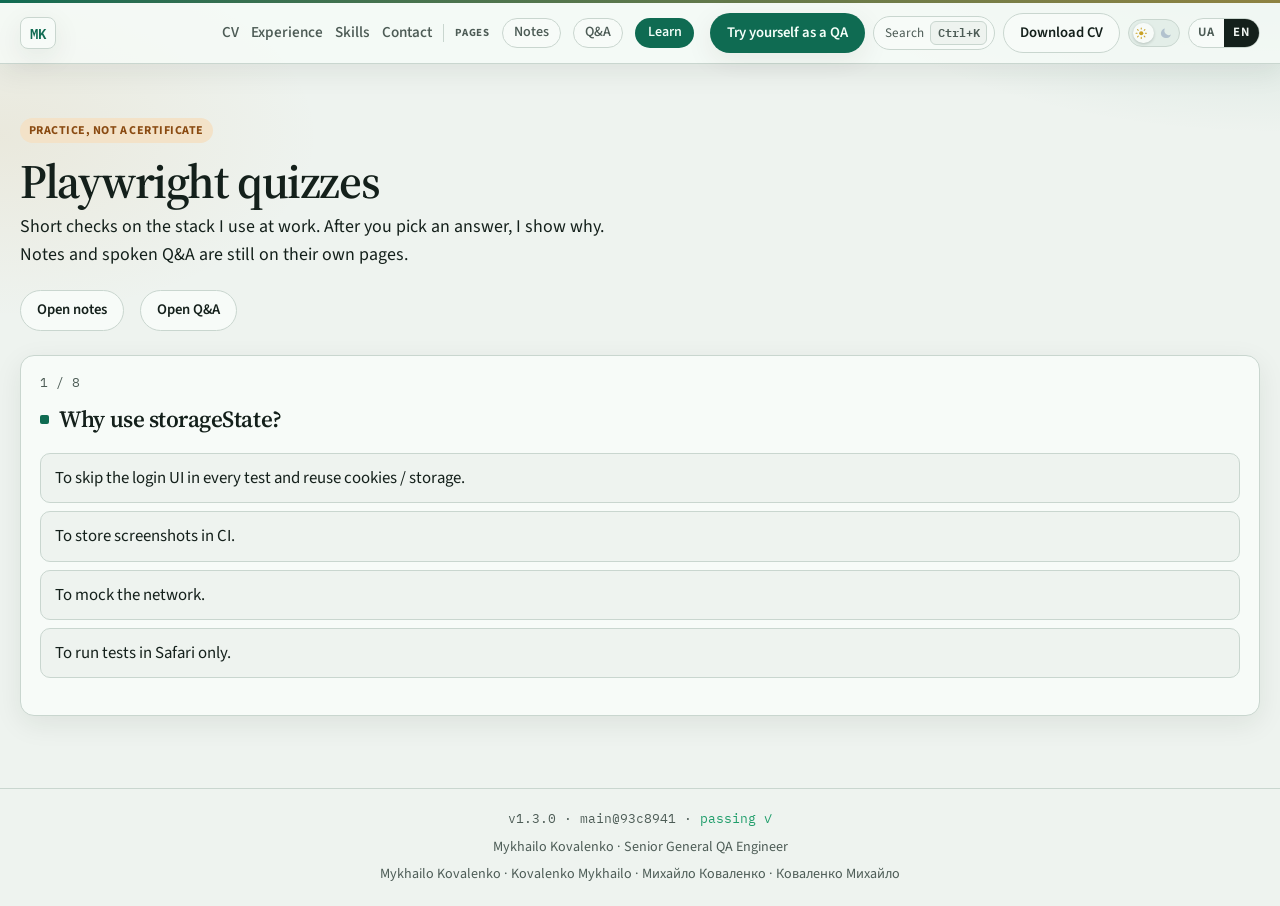
<file: learn/index.html>
<!DOCTYPE html>
<html lang="en" data-page="learn" data-base="../">
  <head>
    <meta charset="utf-8" />
    <script>
      (function () {
        try {
          var stored = localStorage.getItem("site-theme");
          var theme =
            stored === "dark" || stored === "light"
              ? stored
              : window.matchMedia("(prefers-color-scheme: dark)").matches
                ? "dark"
                : "light";
          document.documentElement.setAttribute("data-theme", theme);
          document.documentElement.style.backgroundColor =
            theme === "dark" ? "#101614" : "#eef3ef";
        } catch (e) {}
      })();
    </script>
    <meta name="viewport" content="width=device-width, initial-scale=1" />
    <meta name="description" content="Playwright quizzes by Mykhailo Kovalenko (Михайло Коваленко). Fixtures, storageState, locators, CI." />
    <meta name="author" content="Mykhailo Kovalenko, Михайло Коваленко, Kovalenko Mykhailo, Коваленко Михайло" />
    <meta name="robots" content="index, follow" />
    <title>Playwright quizzes — Mykhailo Kovalenko · Михайло Коваленко</title>
    <link rel="canonical" href="https://kovalenkomykhailo.github.io/learn/" />
    <link rel="alternate" hreflang="en" href="https://kovalenkomykhailo.github.io/learn/" />
    <link rel="alternate" hreflang="uk" href="https://kovalenkomykhailo.github.io/learn/?lang=uk" />
    <link rel="alternate" hreflang="x-default" href="https://kovalenkomykhailo.github.io/learn/" />
    <meta property="og:title" content="Playwright quizzes — Mykhailo Kovalenko · Михайло Коваленко" />
    <meta property="og:description" content="Short Playwright quizzes for interview prep." />
    <meta property="og:type" content="website" />
    <meta property="og:url" content="https://kovalenkomykhailo.github.io/learn/" />
    <meta property="og:image" content="https://kovalenkomykhailo.github.io/assets/og.png" />
    <link rel="icon" href="/favicon.ico" sizes="48x48" />
    <link rel="icon" href="/assets/favicon-48.png" type="image/png" sizes="48x48" />
    <link rel="icon" href="/assets/favicon-96.png" type="image/png" sizes="96x96" />
    <link rel="icon" href="/assets/favicon-192.png" type="image/png" sizes="192x192" />
    <link rel="icon" href="/assets/favicon.svg" type="image/svg+xml" />
    <link rel="apple-touch-icon" href="/assets/apple-touch-icon.png" sizes="180x180" />
    <link rel="preconnect" href="https://fonts.googleapis.com" />
    <link rel="preconnect" href="https://fonts.gstatic.com" crossorigin />
    <link
      href="https://fonts.googleapis.com/css2?family=IBM+Plex+Mono:wght@400;500;600&family=Source+Sans+3:wght@400;600;700&family=Source+Serif+4:opsz,wght@8..60,600&display=swap"
      rel="stylesheet"
    />
    <link rel="stylesheet" href="../css/styles.css" />
  </head>
  <body>
    <a class="skip" href="#main">Skip to content</a>
    <header class="site-header" id="site-header"></header>
    <main id="main" class="wrap"></main>
    <footer class="site-footer" id="site-footer"></footer>
    <script src="../js/app.js" defer></script>
  </body>
</html>
</file>
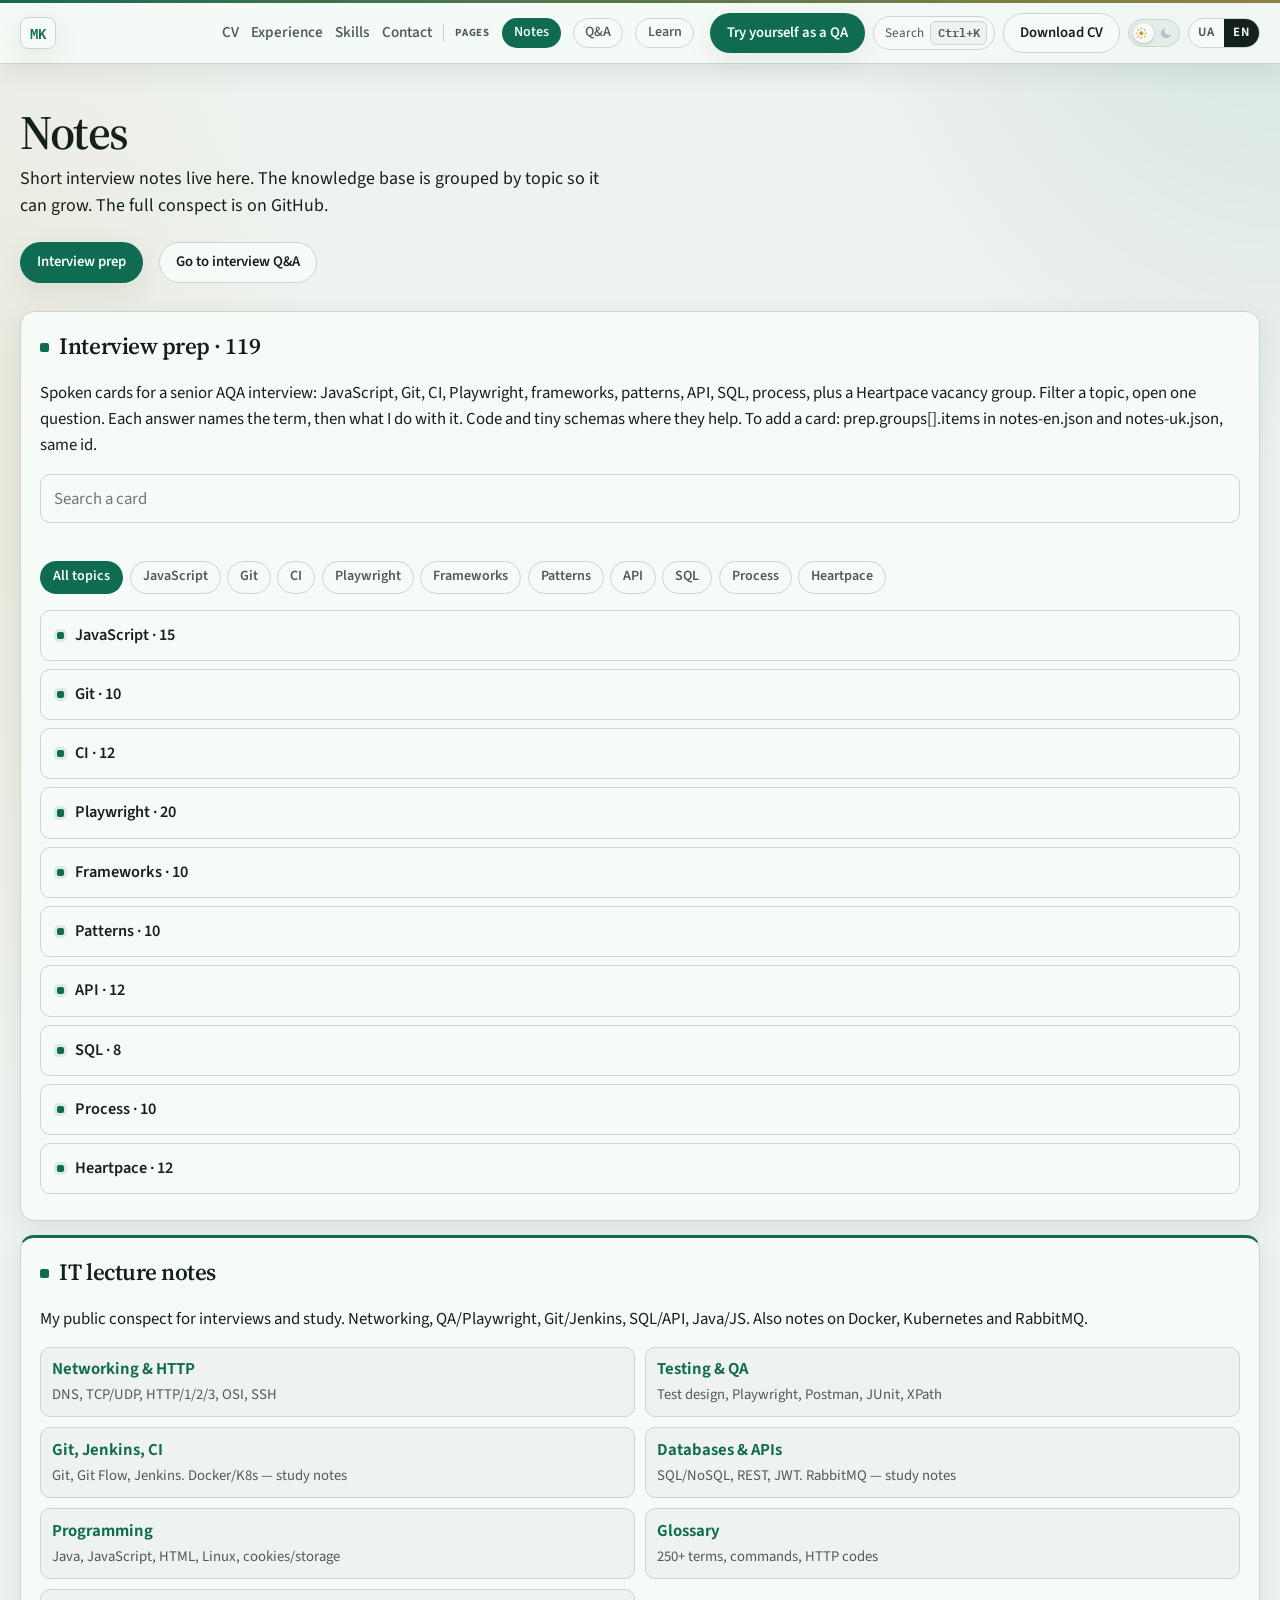
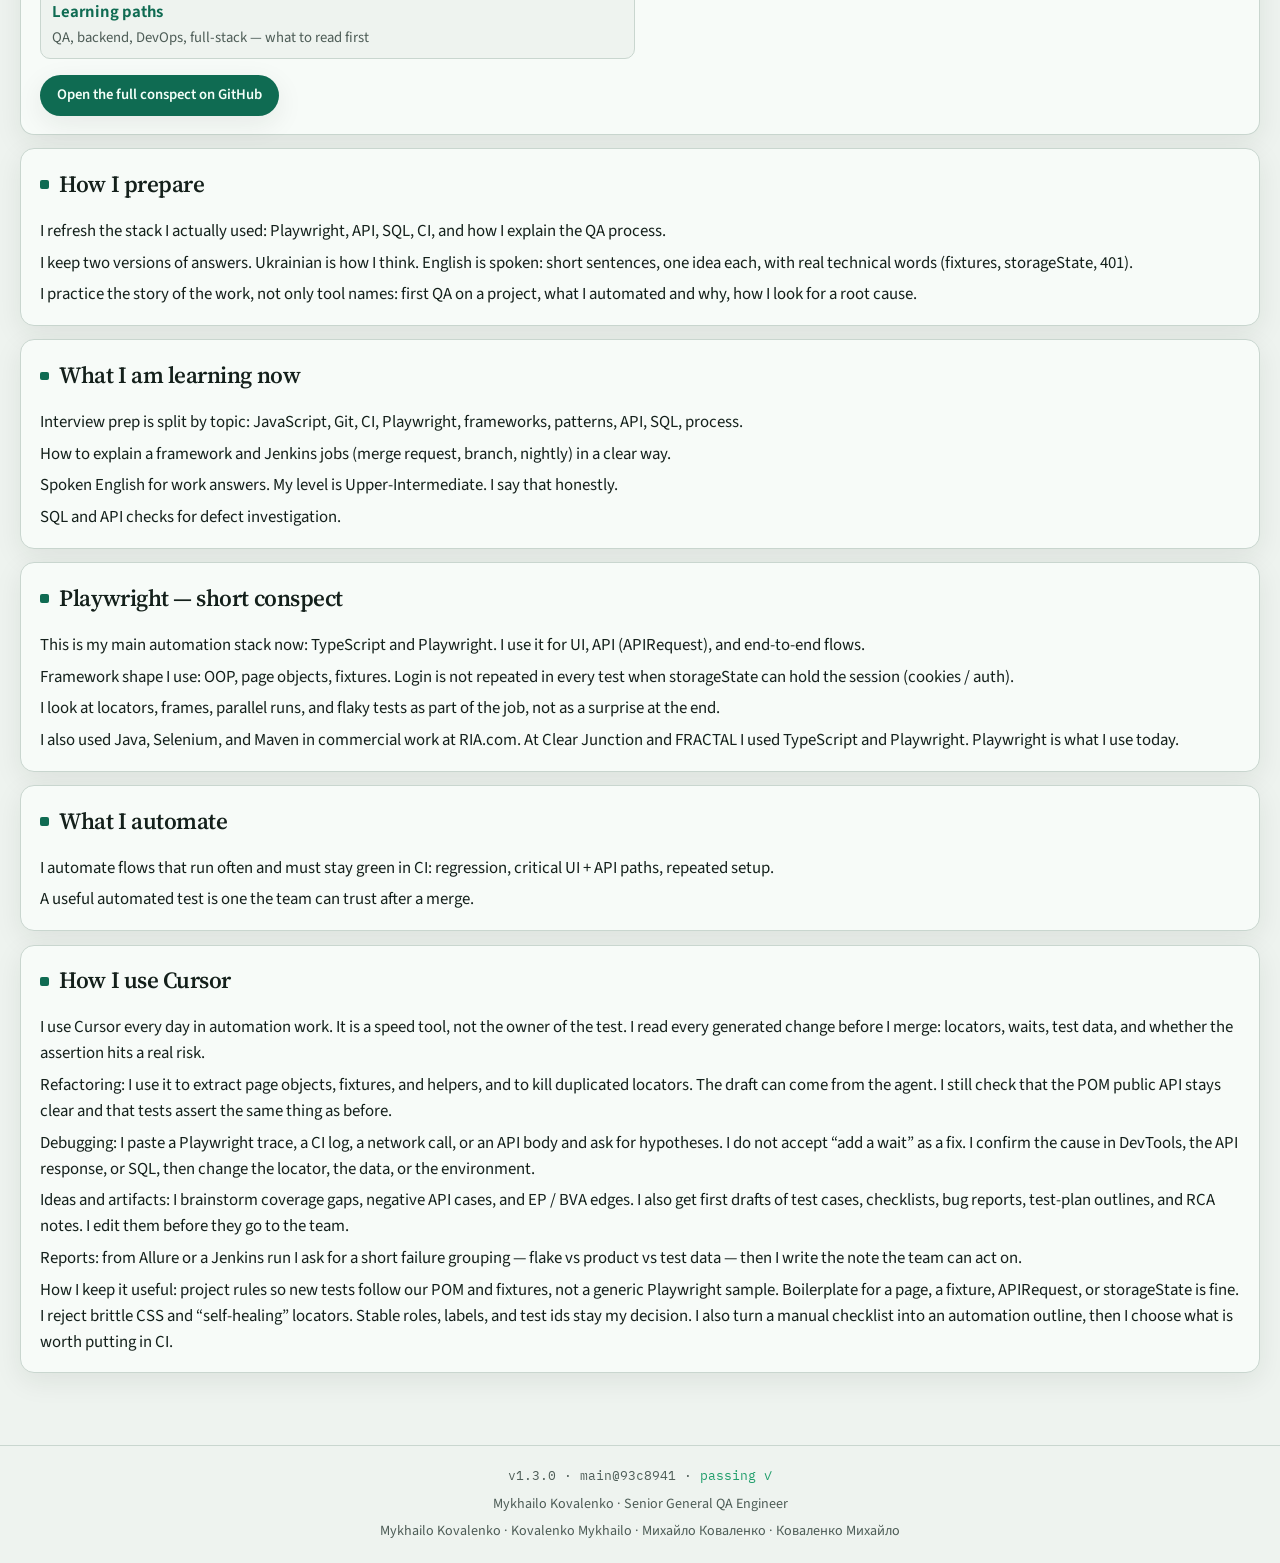
<file: notes/index.html>
<!DOCTYPE html>
<html lang="en" data-page="notes" data-base="../">
  <head>
    <meta charset="utf-8" />
    <script>
      (function () {
        try {
          var stored = localStorage.getItem("site-theme");
          var theme =
            stored === "dark" || stored === "light"
              ? stored
              : window.matchMedia("(prefers-color-scheme: dark)").matches
                ? "dark"
                : "light";
          document.documentElement.setAttribute("data-theme", theme);
          document.documentElement.style.backgroundColor =
            theme === "dark" ? "#101614" : "#eef3ef";
        } catch (e) {}
      })();
    </script>
    <meta name="viewport" content="width=device-width, initial-scale=1" />
    <meta name="description" content="Interview notes by Mykhailo Kovalenko (Михайло Коваленко): networking, QA, Git/Jenkins, SQL, APIs, Java and JS." />
    <meta name="author" content="Mykhailo Kovalenko, Михайло Коваленко, Kovalenko Mykhailo, Коваленко Михайло" />
    <meta name="robots" content="index, follow" />
    <title>Notes — Mykhailo Kovalenko · Михайло Коваленко</title>
    <link rel="canonical" href="https://kovalenkomykhailo.github.io/notes/" />
    <link rel="alternate" hreflang="en" href="https://kovalenkomykhailo.github.io/notes/" />
    <link rel="alternate" hreflang="uk" href="https://kovalenkomykhailo.github.io/notes/?lang=uk" />
    <link rel="alternate" hreflang="x-default" href="https://kovalenkomykhailo.github.io/notes/" />
    <meta property="og:title" content="Notes — Mykhailo Kovalenko · Михайло Коваленко" />
    <meta property="og:description" content="Interview notes plus a public IT conspect: networking, QA, Git/Jenkins, SQL, APIs, Java and JS." />
    <meta property="og:type" content="website" />
    <meta property="og:url" content="https://kovalenkomykhailo.github.io/notes/" />
    <meta property="og:image" content="https://kovalenkomykhailo.github.io/assets/og.png" />
    <meta property="og:image:width" content="1200" />
    <meta property="og:image:height" content="630" />
    <meta name="twitter:card" content="summary_large_image" />
    <meta name="twitter:image" content="https://kovalenkomykhailo.github.io/assets/og.png" />
    <link rel="icon" href="/favicon.ico" sizes="48x48" />
    <link rel="icon" href="/assets/favicon-48.png" type="image/png" sizes="48x48" />
    <link rel="icon" href="/assets/favicon-96.png" type="image/png" sizes="96x96" />
    <link rel="icon" href="/assets/favicon-192.png" type="image/png" sizes="192x192" />
    <link rel="icon" href="/assets/favicon.svg" type="image/svg+xml" />
    <link rel="apple-touch-icon" href="/assets/apple-touch-icon.png" sizes="180x180" />
    <link rel="preconnect" href="https://fonts.googleapis.com" />
    <link rel="preconnect" href="https://fonts.gstatic.com" crossorigin />
    <link
      href="https://fonts.googleapis.com/css2?family=IBM+Plex+Mono:wght@400;500;600&family=Source+Sans+3:wght@400;600;700&family=Source+Serif+4:opsz,wght@8..60,600&display=swap"
      rel="stylesheet"
    />
    <link rel="stylesheet" href="../css/styles.css" />
  </head>
  <body>
    <a class="skip" href="#main">Skip to content</a>
    <header class="site-header" id="site-header"></header>
    <main id="main" class="wrap"></main>
    <footer class="site-footer" id="site-footer"></footer>
    <script src="../js/app.js" defer></script>
  </body>
</html>
</file>
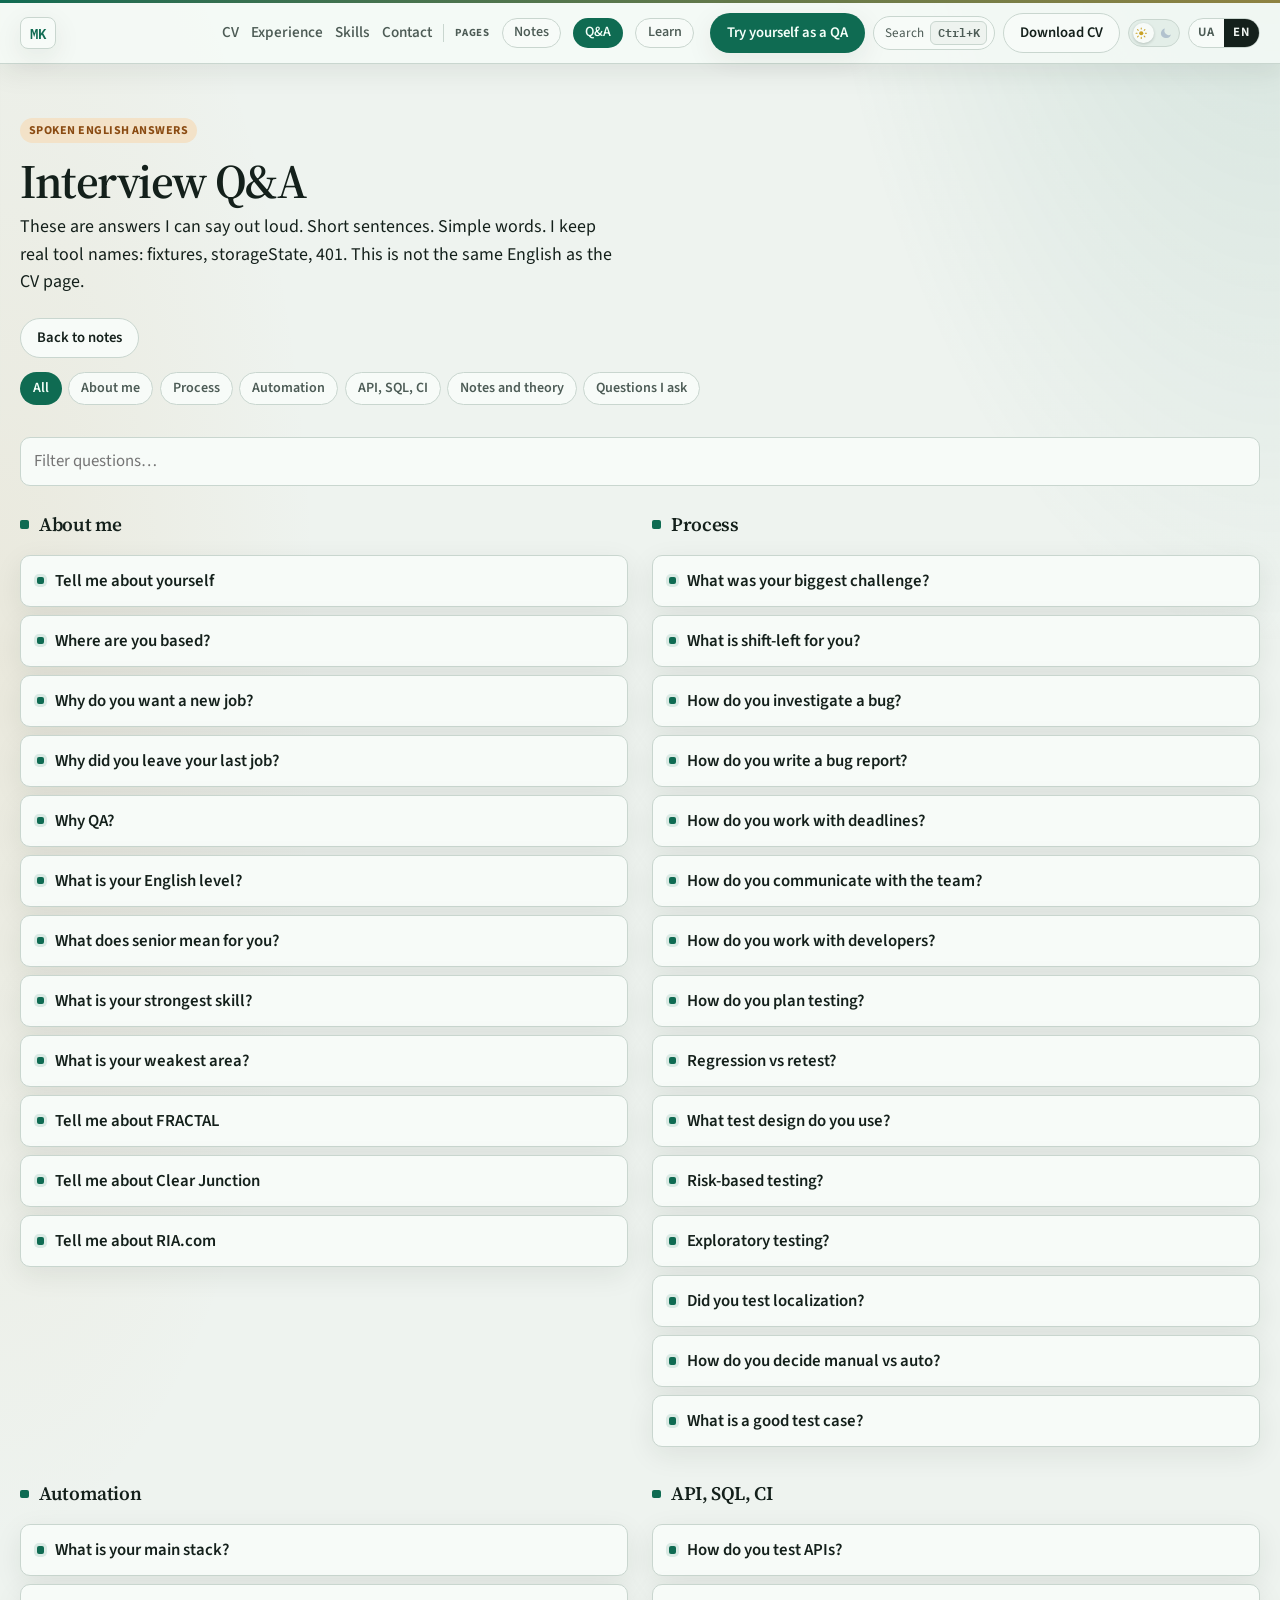
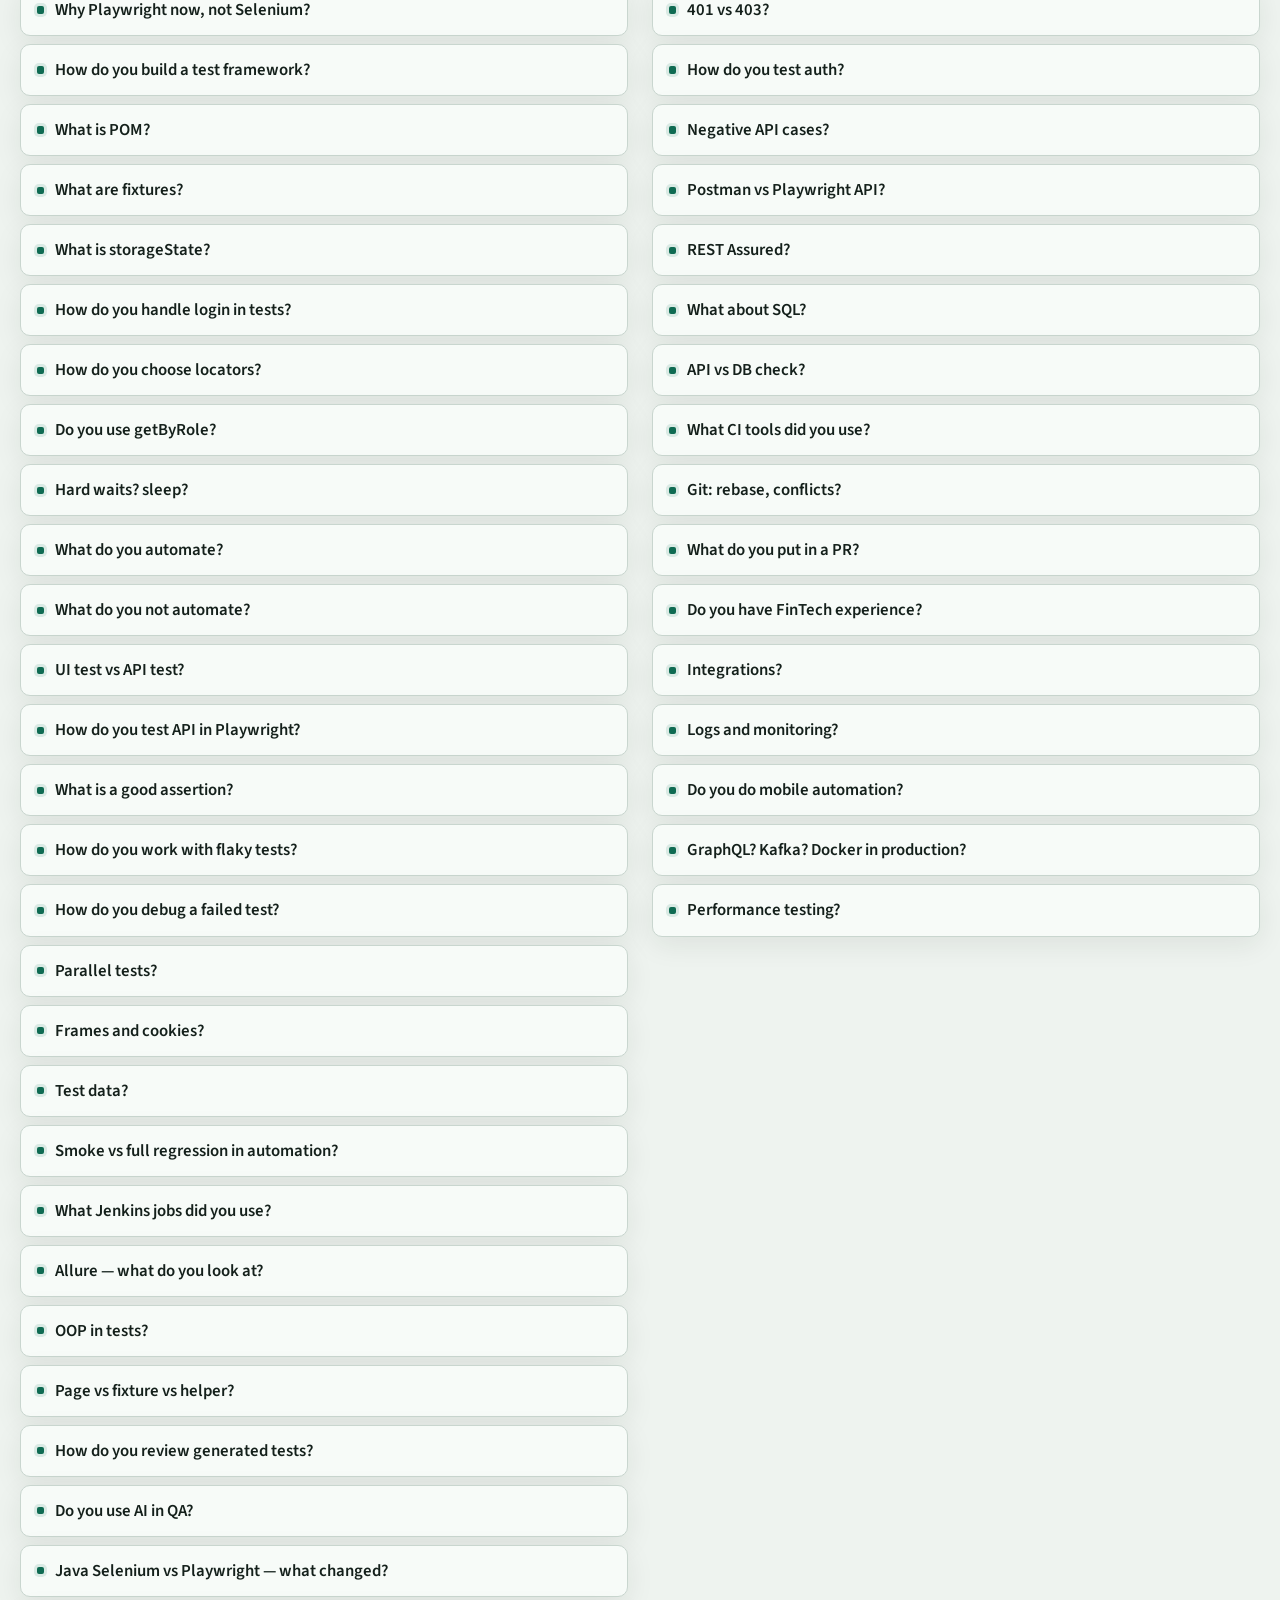
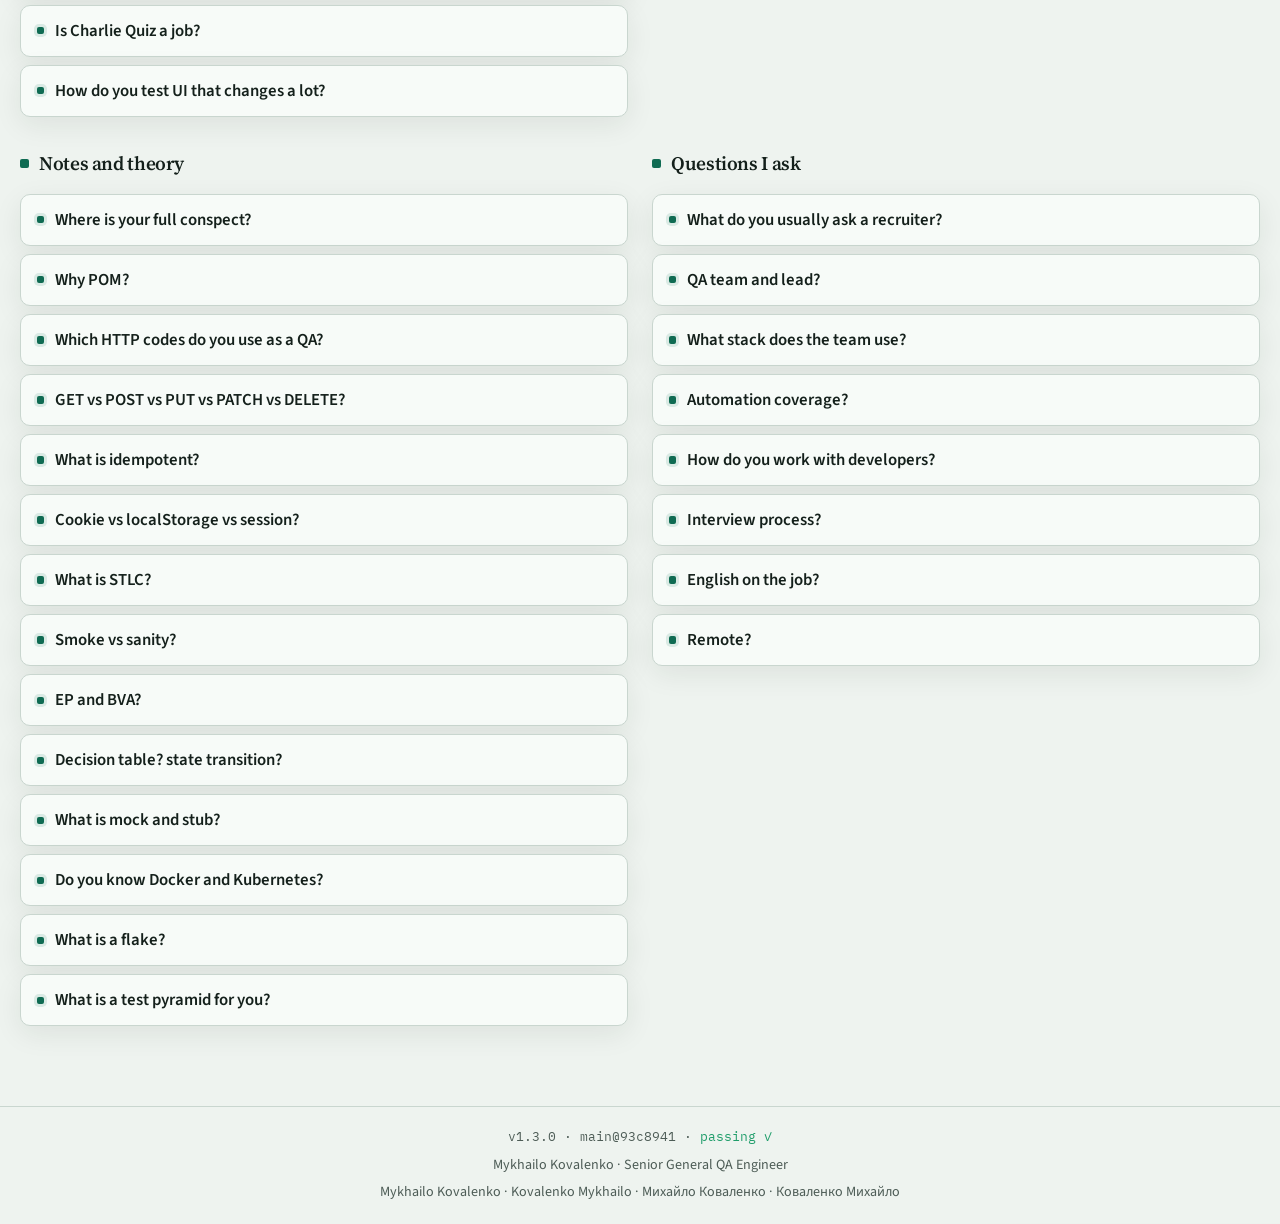
<file: qa/index.html>
<!DOCTYPE html>
<html lang="en" data-page="qa" data-base="../">
  <head>
    <meta charset="utf-8" />
    <script>
      (function () {
        try {
          var stored = localStorage.getItem("site-theme");
          var theme =
            stored === "dark" || stored === "light"
              ? stored
              : window.matchMedia("(prefers-color-scheme: dark)").matches
                ? "dark"
                : "light";
          document.documentElement.setAttribute("data-theme", theme);
          document.documentElement.style.backgroundColor =
            theme === "dark" ? "#101614" : "#eef3ef";
        } catch (e) {}
      })();
    </script>
    <meta name="viewport" content="width=device-width, initial-scale=1" />
    <meta name="description" content="Interview Q&amp;A by Mykhailo Kovalenko (Михайло Коваленко). Spoken English answers in short sentences." />
    <meta name="author" content="Mykhailo Kovalenko, Михайло Коваленко, Kovalenko Mykhailo, Коваленко Михайло" />
    <meta name="robots" content="index, follow" />
    <title>Q&amp;A — Mykhailo Kovalenko · Михайло Коваленко</title>
    <link rel="canonical" href="https://kovalenkomykhailo.github.io/qa/" />
    <link rel="alternate" hreflang="en" href="https://kovalenkomykhailo.github.io/qa/" />
    <link rel="alternate" hreflang="uk" href="https://kovalenkomykhailo.github.io/qa/?lang=uk" />
    <link rel="alternate" hreflang="x-default" href="https://kovalenkomykhailo.github.io/qa/" />
    <meta property="og:title" content="Interview Q&amp;A — Mykhailo Kovalenko · Михайло Коваленко" />
    <meta property="og:description" content="Spoken interview answers for QA Automation. Short sentences." />
    <meta property="og:type" content="website" />
    <meta property="og:url" content="https://kovalenkomykhailo.github.io/qa/" />
    <meta property="og:image" content="https://kovalenkomykhailo.github.io/assets/og.png" />
    <meta property="og:image:width" content="1200" />
    <meta property="og:image:height" content="630" />
    <meta name="twitter:card" content="summary_large_image" />
    <meta name="twitter:image" content="https://kovalenkomykhailo.github.io/assets/og.png" />
    <link rel="icon" href="/favicon.ico" sizes="48x48" />
    <link rel="icon" href="/assets/favicon-48.png" type="image/png" sizes="48x48" />
    <link rel="icon" href="/assets/favicon-96.png" type="image/png" sizes="96x96" />
    <link rel="icon" href="/assets/favicon-192.png" type="image/png" sizes="192x192" />
    <link rel="icon" href="/assets/favicon.svg" type="image/svg+xml" />
    <link rel="apple-touch-icon" href="/assets/apple-touch-icon.png" sizes="180x180" />
    <link rel="preconnect" href="https://fonts.googleapis.com" />
    <link rel="preconnect" href="https://fonts.gstatic.com" crossorigin />
    <link
      href="https://fonts.googleapis.com/css2?family=IBM+Plex+Mono:wght@400;500;600&family=Source+Sans+3:wght@400;600;700&family=Source+Serif+4:opsz,wght@8..60,600&display=swap"
      rel="stylesheet"
    />
    <link rel="stylesheet" href="../css/styles.css" />
  </head>
  <body>
    <a class="skip" href="#main">Skip to content</a>
    <header class="site-header" id="site-header"></header>
    <main id="main" class="wrap"></main>
    <footer class="site-footer" id="site-footer"></footer>
    <script src="../js/app.js" defer></script>
  </body>
</html>
</file>
<file: css/styles.css>
:root {
  --bg: #eef3ef;
  --bg-2: #f7fbf8;
  --ink: #14201b;
  --muted: #4d5c56;
  --line: #c9d6cf;
  --accent: #0f6b52;
  --accent-hover: #0b5340;
  --accent-soft: rgba(15, 107, 82, 0.12);
  --chip: #e3eee8;
  --warn: #8a4b12;
  --badge-bg: #f3e2c8;
  --on-accent: #f4fff9;
  --header-bg: color-mix(in srgb, var(--bg-2) 78%, transparent);
  --glow: rgba(15, 107, 82, 0.16);
  --glow-2: rgba(196, 140, 58, 0.1);
  --shadow: 0 8px 28px rgba(20, 32, 27, 0.08);
  --shadow-lg: 0 18px 50px rgba(20, 32, 27, 0.14);
  --radius: 14px;
  --max: 92rem;
  --header-h: 3.6rem;
  --font: "Source Sans 3", "Segoe UI", system-ui, sans-serif;
  --serif: "Source Serif 4", Georgia, "Times New Roman", serif;
  --mono: "IBM Plex Mono", ui-monospace, "SFMono-Regular", Menlo, monospace;
  color-scheme: light;
}

html[data-theme="dark"] {
  --bg: #101614;
  --bg-2: #18201c;
  --ink: #e8f3ed;
  --muted: #a7b8b0;
  --line: #2c3a34;
  --accent: #5dccaa;
  --accent-hover: #86e0c2;
  --accent-soft: rgba(93, 204, 170, 0.14);
  --chip: #22332c;
  --warn: #e8c48a;
  --badge-bg: #3a2e1c;
  --on-accent: #062017;
  --header-bg: color-mix(in srgb, var(--bg) 78%, #000);
  --glow: rgba(93, 204, 170, 0.12);
  --glow-2: rgba(80, 120, 200, 0.08);
  --shadow: 0 10px 32px rgba(0, 0, 0, 0.35);
  --shadow-lg: 0 22px 56px rgba(0, 0, 0, 0.48);
  color-scheme: dark;
}

*,
*::before,
*::after {
  box-sizing: border-box;
}

html {
  scroll-behavior: smooth;
  min-height: 100%;
  background-color: var(--bg);
}

body {
  margin: 0;
  min-height: 100vh;
  min-height: 100dvh;
  font-family: var(--font);
  font-size: 1.05rem;
  line-height: 1.55;
  color: var(--ink);
  background-color: var(--bg);
  background-image:
    radial-gradient(ellipse 70% 45% at 100% -10%, var(--glow), transparent 55%),
    radial-gradient(ellipse 50% 40% at 0% 15%, var(--glow-2), transparent 50%);
  transition: background-color 0.2s ease, color 0.2s ease;
}

@media (prefers-reduced-motion: reduce) {
  body {
    transition: none;
  }
}

img {
  max-width: 100%;
}

a {
  color: var(--accent);
  text-underline-offset: 0.15em;
}

[hidden] {
  display: none !important;
}

a:hover {
  color: var(--accent-hover);
}

:focus-visible {
  outline: 2px solid var(--accent);
  outline-offset: 2px;
}

.skip {
  position: absolute;
  left: 0.75rem;
  top: -3rem;
  background: var(--ink);
  color: var(--bg);
  padding: 0.4rem 0.75rem;
  z-index: 20;
}

.skip:focus {
  top: 0.75rem;
}

.site-header {
  position: sticky;
  top: 0;
  z-index: 20;
  background: var(--header-bg);
  border-bottom: 1px solid var(--line);
  box-shadow: var(--shadow);
}

.site-header::before {
  content: "";
  display: block;
  height: 3px;
  background: linear-gradient(90deg, var(--accent), color-mix(in srgb, var(--accent) 30%, #c48c3a));
}

.header-inner {
  width: 100%;
  max-width: var(--max);
  margin: 0 auto;
  min-height: var(--header-h);
  padding: 0.6rem 1.25rem;
  display: flex;
  flex-wrap: nowrap;
  align-items: center;
  gap: 0.75rem 1rem;
}

.brand {
  font-family: var(--mono);
  font-weight: 600;
  font-size: 0.88rem;
  color: var(--accent);
  text-decoration: none;
  letter-spacing: 0.02em;
  padding: 0.28rem 0.55rem;
  border: 1px solid var(--line);
  border-radius: 8px;
  background: var(--bg-2);
  box-shadow: var(--shadow);
}

.brand:hover {
  color: var(--accent);
}

.nav {
  display: flex;
  flex-wrap: wrap;
  align-items: center;
  gap: 0.45rem 0.7rem;
  margin-left: auto;
}

.nav-group {
  display: flex;
  flex-wrap: wrap;
  align-items: center;
  gap: 0.35rem 0.75rem;
}

.nav-split {
  width: 1px;
  height: 1.15rem;
  background: var(--line);
  flex-shrink: 0;
}

.nav-pages-label {
  font-size: 0.68rem;
  font-weight: 700;
  letter-spacing: 0.06em;
  text-transform: uppercase;
  color: var(--muted);
}

.nav a {
  color: var(--muted);
  text-decoration: none;
  font-weight: 550;
  font-size: 0.95rem;
}

.nav a:hover,
.nav a[aria-current="page"],
.nav a[aria-current="location"] {
  color: var(--ink);
}

.nav-group:not(.nav-pages) a[aria-current="page"],
.nav-group:not(.nav-pages) a[aria-current="location"] {
  color: var(--accent);
  text-decoration: underline;
  text-decoration-thickness: 2px;
  text-underline-offset: 0.28em;
}

.nav-pages a {
  border: 1px solid var(--line);
  border-radius: 999px;
  padding: 0.18rem 0.7rem;
  background: var(--bg-2);
  font-size: 0.88rem;
}

.nav-pages a:hover {
  border-color: var(--accent);
  color: var(--accent);
}

.nav-pages a[aria-current="page"] {
  background: var(--accent);
  color: var(--on-accent);
  border-color: transparent;
  text-decoration: none;
}

.header-actions {
  display: flex;
  align-items: center;
  gap: 0.5rem;
}

.lang {
  display: inline-flex;
  border: 1px solid var(--line);
  border-radius: 999px;
  overflow: hidden;
  background: var(--bg-2);
}

.lang button {
  border: 0;
  background: transparent;
  color: var(--muted);
  font: inherit;
  font-size: 0.8rem;
  font-weight: 650;
  letter-spacing: 0.04em;
  padding: 0.28rem 0.6rem;
  cursor: pointer;
}

.lang button[aria-pressed="true"] {
  background: var(--ink);
  color: var(--bg);
}

.btn {
  display: inline-flex;
  align-items: center;
  justify-content: center;
  gap: 0.35rem;
  border-radius: 999px;
  padding: 0.5rem 1rem;
  font: inherit;
  font-size: 0.92rem;
  font-weight: 600;
  text-decoration: none;
  border: 1px solid transparent;
  cursor: pointer;
  box-shadow: var(--shadow);
}

.btn:disabled {
  opacity: 0.45;
  cursor: not-allowed;
}

.btn-primary {
  background: var(--accent);
  color: var(--on-accent);
}

.btn-primary:hover {
  background: var(--accent-hover);
  color: var(--on-accent);
}

.btn-ghost {
  background: var(--bg-2);
  border-color: var(--line);
  color: var(--ink);
  box-shadow: none;
}

.btn-ghost:hover {
  border-color: var(--accent);
  color: var(--accent);
}

.wrap {
  width: 100%;
  max-width: var(--max);
  margin: 0 auto;
  padding: 2.25rem 1.25rem 4.5rem;
}

.hero {
  margin-top: 0.4rem;
}

.hero:has(.term) {
  display: grid;
  gap: 1.75rem;
}

.hero-copy h1,
.hero h1 {
  font-family: var(--serif);
  font-size: clamp(2rem, 5vw, 3rem);
  font-weight: 600;
  letter-spacing: -0.03em;
  line-height: 1.12;
  margin: 0 0 0.28rem;
}

.hero-aka {
  margin: 0 0 0.55rem;
  color: var(--muted);
  font-size: 1.02rem;
  font-weight: 500;
  line-height: 1.4;
}

.role {
  margin: 0;
  font-size: 1.12rem;
  font-weight: 700;
  color: var(--accent);
}

.location {
  margin: 0.25rem 0 1rem;
  color: var(--muted);
  font-size: 0.95rem;
  font-family: var(--mono);
}

.pitch {
  margin: 0 0 1.35rem;
  font-size: 1.12rem;
  max-width: 38rem;
}

@media (min-width: 900px) {
  .hero:has(.term) {
    grid-template-columns: minmax(0, 1.05fr) minmax(280px, 0.95fr);
    align-items: center;
    gap: 2.4rem;
  }
}

.hero-actions {
  display: flex;
  flex-wrap: wrap;
  align-items: center;
  gap: 0.75rem 1rem;
}

html[data-page="sandbox"] .hero-actions {
  margin-top: 1rem;
  gap: 1rem;
}

.sandbox-switch {
  display: inline-flex;
  flex-wrap: wrap;
  align-items: center;
}

.sandbox-tests {
  margin-top: 1.5rem;
}

.sandbox-tests-links,
.sandbox-tests-cmd-row {
  display: flex;
  flex-wrap: wrap;
  align-items: center;
  gap: 0.65rem;
  margin: 0.85rem 0;
}

.sandbox-tests-badge {
  height: 1.25rem;
  vertical-align: middle;
}

.sandbox-tests-cmd {
  font-family: var(--mono);
  font-size: 0.9rem;
}

.sandbox-tests-frame {
  display: block;
  width: 100%;
  min-height: 70vh;
  margin-top: 0.85rem;
  border: 1px solid var(--line);
  border-radius: var(--radius);
  background: var(--bg);
}

.sandbox-tests-run-state {
  min-height: 1.4em;
  margin: 0.35rem 0 0;
}

.hunter-reset {
  display: inline-block;
  margin-top: 0.75rem;
  padding: 0;
  border: 0;
  background: transparent;
  color: var(--muted);
  font: inherit;
  font-size: 0.85rem;
  font-weight: 600;
  cursor: pointer;
  text-decoration: underline;
  text-underline-offset: 0.18em;
}

.hunter-reset:hover {
  color: var(--accent);
}

section {
  margin-top: 2.75rem;
}

.wrap > section {
  scroll-margin-top: 5.25rem;
}

.wrap > section.is-target,
.wrap > section:target {
  border-radius: var(--radius);
  box-shadow: 0 0 0 1px color-mix(in srgb, var(--accent) 35%, transparent);
  animation: section-arrive 1.35s ease;
}

.wrap > section.is-target h2,
.wrap > section:target h2 {
  color: var(--accent);
}

.wrap > section#contact.is-target,
.wrap > section#contact:target {
  box-shadow: none;
  animation: none;
  border-radius: 0;
  background-color: transparent;
}

@keyframes section-arrive {
  from {
    background-color: var(--accent-soft);
  }
  to {
    background-color: transparent;
  }
}

.project-link {
  color: inherit;
  text-decoration: none;
}

.project-link:hover {
  color: var(--accent);
  text-decoration: underline;
  text-underline-offset: 0.15em;
}

.contacts a {
  font-weight: 600;
}

h2 {
  font-family: var(--serif);
  font-size: 1.45rem;
  font-weight: 600;
  letter-spacing: -0.02em;
  margin: 0 0 0.95rem;
  display: flex;
  align-items: center;
  gap: 0.65rem;
}

h2::before {
  content: "";
  width: 0.55rem;
  height: 0.55rem;
  border-radius: 2px;
  background: var(--accent);
  flex-shrink: 0;
}

.lede,
.empty-contacts {
  color: var(--muted);
}

.job {
  position: relative;
  padding: 0 0 1.6rem 1.25rem;
  border-left: 2px solid color-mix(in srgb, var(--accent) 45%, var(--line));
}

.job::before {
  content: "";
  position: absolute;
  left: -6px;
  top: 0.45rem;
  width: 10px;
  height: 10px;
  border-radius: 50%;
  background: var(--accent);
  box-shadow: 0 0 0 4px var(--accent-soft);
}

.job:last-child {
  padding-bottom: 0;
}

.job-head {
  display: flex;
  flex-wrap: wrap;
  justify-content: space-between;
  gap: 0.25rem 1rem;
}

.job h3 {
  margin: 0;
  font-size: 1.05rem;
}

.period {
  color: var(--muted);
  font-size: 0.9rem;
}

.place,
.kind,
.stack {
  margin: 0.15rem 0 0.45rem;
  color: var(--muted);
  font-size: 0.92rem;
}

.stack {
  margin-top: 0.7rem;
  margin-bottom: 0;
  font-family: var(--mono);
  font-size: 0.78rem;
}

.plain-list {
  margin: 0;
  padding-left: 1.15rem;
}

.plain-list li + li {
  margin-top: 0.35rem;
}

.job ul,
.note p {
  margin: 0.35rem 0 0;
}

.job li + li {
  margin-top: 0.35rem;
}

.skill-group {
  margin-bottom: 1.1rem;
}

.skill-group h3 {
  margin: 0 0 0.45rem;
  font-size: 0.82rem;
  text-transform: uppercase;
  letter-spacing: 0.06em;
  color: var(--muted);
  font-weight: 650;
}

.chips {
  display: flex;
  flex-wrap: wrap;
  align-items: center;
  gap: 0.4rem;
  padding: 0;
  margin: 0;
  list-style: none;
}

.chips li {
  display: inline-flex;
  align-items: center;
  gap: 0.35rem;
  box-sizing: border-box;
  height: 2rem;
  padding: 0 0.75rem;
  background: var(--chip);
  border: 1px solid var(--line);
  border-radius: 999px;
  font-size: 0.88rem;
  line-height: 1;
  white-space: nowrap;
}

.chip-ico {
  display: block;
  width: 16px;
  height: 16px;
  max-width: none;
  flex: 0 0 16px;
  object-fit: contain;
}

html[data-theme="dark"] .chip-ico-dark {
  filter: invert(1);
}

.now-card,
.note,
.project {
  background: var(--bg-2);
  border: 1px solid var(--line);
  border-radius: var(--radius);
  padding: 1.1rem 1.2rem;
  box-shadow: var(--shadow);
}

.now-card,
.project {
  border-top: 3px solid var(--accent);
}

.now-card {
  display: grid;
  gap: 0.85rem;
}

.now-links {
  display: flex;
  flex-wrap: wrap;
  gap: 0.5rem;
}

.hero + .note,
.hero + section,
.wrap > .note:first-of-type {
  margin-top: 1.75rem;
}

.note + .note,
.project + .project {
  margin-top: 0.85rem;
}

.prep-list {
  margin-top: 0.35rem;
}

.prep-list details {
  box-shadow: none;
}

.prep-topic > summary {
  font-size: 1.02rem;
}

.prep-cards {
  padding: 0.15rem 0.65rem 0.65rem;
}

.prep-card {
  background: var(--bg);
}

.prep-list .guide-code {
  margin-top: 0.35rem;
}

.note h3,
.project h3 {
  margin: 0 0 0.35rem;
  font-size: 1.08rem;
}

.featured-note {
  border-top: 3px solid var(--accent);
}

.topic-list {
  list-style: none;
  margin: 0.9rem 0 1rem;
  padding: 0;
  display: grid;
  gap: 0.65rem;
}

.topic-list li {
  display: grid;
  gap: 0.12rem;
  padding: 0.55rem 0.7rem;
  border: 1px solid var(--line);
  border-radius: 10px;
  background: var(--bg);
}

.topic-list a {
  font-weight: 650;
  text-decoration: none;
}

.topic-list a:hover {
  color: var(--accent);
  text-decoration: underline;
  text-underline-offset: 0.15em;
}

.topic-list span {
  color: var(--muted);
  font-size: 0.92rem;
}

.featured-cta {
  margin: 0.15rem 0 0;
}

.contacts {
  display: flex;
  flex-wrap: wrap;
  gap: 0.5rem 1.1rem;
}

.badge {
  display: inline-block;
  font-size: 0.75rem;
  font-weight: 700;
  letter-spacing: 0.04em;
  text-transform: uppercase;
  color: var(--warn);
  background: var(--badge-bg);
  border-radius: 999px;
  padding: 0.2rem 0.55rem;
  margin-bottom: 0.7rem;
}

.filter {
  width: 100%;
  font: inherit;
  padding: 0.65rem 0.8rem;
  border: 1px solid var(--line);
  border-radius: 10px;
  background: var(--bg-2);
  color: var(--ink);
  margin: 1rem 0 1.5rem;
}

.qa-group {
  margin-top: 1.5rem;
  min-width: 0;
}

.qa-group h2 {
  font-size: 1.2rem;
}

@media (min-width: 900px) {
  #qa-list {
    display: grid;
    grid-template-columns: 1fr 1fr;
    column-gap: 1.5rem;
    align-items: start;
  }

  .qa-group {
    margin-top: 0;
  }

  .qa-group:nth-child(n + 3) {
    margin-top: 1.5rem;
  }

  .topic-list {
    grid-template-columns: 1fr 1fr;
  }
}

details {
  background: var(--bg-2);
  border: 1px solid var(--line);
  border-radius: 10px;
  padding: 0;
  margin-bottom: 0.5rem;
  box-shadow: var(--shadow);
}

summary {
  cursor: pointer;
  font-weight: 600;
  padding: 0.75rem 1rem;
  list-style: none;
  display: flex;
  align-items: center;
  gap: 0.65rem;
}

summary::-webkit-details-marker,
summary::marker {
  display: none;
  content: none;
}

summary::before {
  content: "";
  width: 0.45rem;
  height: 0.45rem;
  border-radius: 2px;
  background: var(--accent);
  box-shadow: 0 0 0 3px var(--accent-soft);
  flex-shrink: 0;
  transform: rotate(0deg);
  transition: transform 0.15s ease;
}

details[open] summary::before {
  transform: rotate(45deg);
}

details p {
  margin: 0;
  padding: 0 1rem 0.9rem 2.1rem;
  color: var(--ink);
}

.site-footer {
  border-top: 1px solid var(--line);
  color: var(--muted);
  font-size: 0.88rem;
  padding: 1.25rem;
  text-align: center;
}

.error {
  max-width: 44rem;
  margin: 3rem auto;
  padding: 0 1.25rem;
}

.term {
  --term-bg: #0c1210;
  --term-bar: #151d1a;
  --term-line: #24302b;
  --term-prompt: #5dccaa;
  --term-cmd: #eef6f1;
  --term-out: #9bb8ad;
  --term-dim: #7d9288;
  font-family: var(--mono);
  background: var(--term-bg);
  color: var(--term-cmd);
  border-radius: 14px;
  overflow: hidden;
  border: 1px solid var(--term-line);
  box-shadow: var(--shadow-lg), 0 0 0 1px rgba(93, 204, 170, 0.08), 0 0 48px rgba(15, 107, 82, 0.12);
}

.term-bar {
  display: flex;
  align-items: center;
  gap: 0.4rem;
  padding: 0.7rem 0.9rem;
  background: var(--term-bar);
  border-bottom: 1px solid var(--term-line);
}

.term-dot {
  width: 11px;
  height: 11px;
  border-radius: 50%;
}

.term-dot-r {
  background: #ff5f56;
}

.term-dot-y {
  background: #ffbd2e;
}

.term-dot-g {
  background: #27c93f;
}

.term-title {
  margin-left: 0.45rem;
  font-size: 0.72rem;
  color: var(--term-dim);
  letter-spacing: 0.02em;
}

.term-body {
  position: relative;
  min-height: 15.5rem;
  padding: 1rem 1.1rem 1.15rem;
  font-size: 0.8rem;
  line-height: 1.7;
  background-image:
    linear-gradient(180deg, rgba(93, 204, 170, 0.05), transparent 28%),
    repeating-linear-gradient(
      to bottom,
      transparent 0,
      transparent 2px,
      rgba(255, 255, 255, 0.015) 2px,
      rgba(255, 255, 255, 0.015) 4px
    );
}

.term-line {
  white-space: pre-wrap;
  word-break: break-word;
}

.term-prompt {
  color: var(--term-prompt);
  font-weight: 600;
}

.term-cmd {
  color: var(--term-cmd);
}

.term-out {
  color: var(--term-out);
}

.cursor {
  display: inline-block;
  width: 0.62ch;
  height: 1.05em;
  margin-left: 2px;
  background: var(--term-prompt);
  box-shadow: 0 0 10px var(--term-prompt);
  vertical-align: text-bottom;
  animation: term-blink 1.05s step-end infinite;
}

@keyframes term-blink {
  0%,
  50% {
    opacity: 1;
  }
  50.01%,
  100% {
    opacity: 0;
  }
}

@media (prefers-reduced-motion: reduce) {
  .cursor {
    animation: none;
    opacity: 1;
  }

  summary::before {
    transition: none;
  }

  .wrap > section.is-target,
  .wrap > section:target {
    animation: none;
    background-color: var(--accent-soft);
  }

  .wrap > section#contact.is-target,
  .wrap > section#contact:target {
    background-color: transparent;
  }
}

.menu-toggle {
  display: none;
  width: 2.4rem;
  height: 2.4rem;
  padding: 0.45rem;
  flex-direction: column;
  justify-content: center;
  gap: 0.28rem;
  border: 1px solid var(--line);
  border-radius: 10px;
  background: var(--bg-2);
  cursor: pointer;
}

.menu-toggle-bar {
  display: block;
  height: 2px;
  width: 100%;
  background: var(--ink);
  border-radius: 1px;
  transition: transform 0.18s ease, opacity 0.18s ease;
}

body.nav-open .menu-toggle-bar:nth-child(1) {
  transform: translateY(6px) rotate(45deg);
}

body.nav-open .menu-toggle-bar:nth-child(2) {
  opacity: 0;
}

body.nav-open .menu-toggle-bar:nth-child(3) {
  transform: translateY(-6px) rotate(-45deg);
}

.nav-overlay {
  display: none;
  position: fixed;
  inset: 0;
  z-index: 15;
  background: rgba(16, 22, 20, 0.45);
}

body.nav-open .nav-overlay {
  display: block;
}

.cmd-btn {
  display: inline-flex;
  align-items: center;
  gap: 0.4rem;
  border: 1px solid var(--line);
  border-radius: 999px;
  background: var(--bg-2);
  color: var(--muted);
  font: inherit;
  font-size: 0.82rem;
  padding: 0.28rem 0.45rem 0.28rem 0.7rem;
  cursor: pointer;
}

.cmd-btn:hover {
  color: var(--ink);
  border-color: var(--accent);
}

.cmd-btn kbd {
  font-family: var(--mono);
  font-size: 0.72rem;
  font-weight: 600;
  padding: 0.12rem 0.4rem;
  border: 1px solid var(--line);
  border-radius: 6px;
  background: var(--bg);
}

.kind-filters,
.qa-tags {
  display: flex;
  flex-wrap: wrap;
  gap: 0.4rem;
  margin: 0.85rem 0 1rem;
}

.kind-filter {
  border: 1px solid var(--line);
  border-radius: 999px;
  background: var(--bg-2);
  color: var(--muted);
  font: inherit;
  font-size: 0.88rem;
  font-weight: 600;
  padding: 0.28rem 0.75rem;
  cursor: pointer;
}

.kind-filter:hover {
  color: var(--accent);
  border-color: var(--accent);
}

.kind-filter[aria-pressed="true"] {
  background: var(--accent);
  color: var(--on-accent);
  border-color: transparent;
}

.project-meta {
  margin: 0.15rem 0 0.55rem;
  font-family: var(--mono);
  font-size: 0.78rem;
  color: var(--muted);
}

.contact-row {
  display: inline-flex;
  align-items: center;
  gap: 0.45rem;
}

.copy-btn {
  border: 1px solid var(--line);
  border-radius: 999px;
  background: var(--bg);
  color: var(--muted);
  font: inherit;
  font-size: 0.78rem;
  font-weight: 650;
  padding: 0.12rem 0.55rem;
  cursor: pointer;
}

.copy-btn:hover {
  color: var(--accent);
  border-color: var(--accent);
}

.copy-btn.is-copied,
.copy-btn.is-copied:hover {
  background: var(--accent);
  color: var(--on-accent);
  border-color: transparent;
}

.field {
  display: grid;
  gap: 0.28rem;
  font-size: 0.92rem;
  font-weight: 650;
}

.field input,
.field textarea {
  font: inherit;
  font-weight: 400;
  padding: 0.55rem 0.7rem;
  border: 1px solid var(--line);
  border-radius: 10px;
  background: var(--bg);
  color: var(--ink);
}

.field textarea {
  resize: vertical;
  min-height: 7rem;
}

.qa-answer {
  display: grid;
  gap: 0.65rem;
}

details {
  scroll-margin-top: 5.25rem;
}

.toast {
  position: fixed;
  left: 50%;
  bottom: max(1.5rem, env(safe-area-inset-bottom, 0px) + 1rem);
  transform: translateX(-50%) translateY(0.75rem);
  z-index: 50;
  background: var(--ink);
  color: var(--bg);
  font-size: 0.88rem;
  font-weight: 650;
  padding: 0.55rem 0.9rem;
  border-radius: 999px;
  box-shadow: var(--shadow-lg);
  opacity: 0;
  pointer-events: none;
  transition: opacity 0.2s ease, transform 0.2s ease;
}

.toast.is-on {
  opacity: 1;
  transform: translateX(-50%) translateY(0);
}

.palette {
  position: fixed;
  inset: 0;
  z-index: 40;
  background: rgba(16, 22, 20, 0.5);
  display: grid;
  align-content: start;
  justify-items: center;
  padding: 12vh 1rem 1rem;
}

.palette[hidden] {
  display: none;
}

.palette-panel {
  width: min(40rem, 100%);
  background: var(--term-bg, #121c18);
  color: var(--term-cmd, #eef6f1);
  border: 1px solid var(--term-line, #24302b);
  border-radius: 14px;
  box-shadow: var(--shadow-lg);
  overflow: hidden;
  font-family: var(--mono);
}

.palette-bar {
  display: flex;
  align-items: center;
  gap: 0.55rem;
  padding: 0.75rem 0.9rem;
  border-bottom: 1px solid var(--term-line, #24302b);
}

.palette-prompt {
  color: var(--term-prompt, #5dccaa);
  font-weight: 600;
  font-size: 0.82rem;
  white-space: nowrap;
}

.palette-input {
  flex: 1;
  min-width: 0;
  border: 0;
  background: transparent;
  color: inherit;
  font: inherit;
  font-size: 0.92rem;
  outline: none;
}

.palette-list {
  max-height: min(22rem, 50vh);
  overflow: auto;
}

.palette-item {
  width: 100%;
  display: flex;
  justify-content: space-between;
  gap: 0.8rem;
  align-items: baseline;
  border: 0;
  background: transparent;
  color: inherit;
  font: inherit;
  text-align: left;
  padding: 0.55rem 0.9rem;
  cursor: pointer;
}

.palette-item.is-active,
.palette-item:hover {
  background: rgba(93, 204, 170, 0.12);
}

.palette-item-label {
  font-size: 0.88rem;
}

.palette-item-hint {
  color: var(--term-out, #9bb8ad);
  font-size: 0.72rem;
  white-space: nowrap;
}

.palette-empty {
  margin: 0;
  padding: 0.9rem;
  color: var(--term-out, #9bb8ad);
  font-size: 0.85rem;
}

body.nav-open,
body.palette-open {
  overflow: hidden;
}

.cta-short {
  display: none;
}

.challenge-cta {
  white-space: nowrap;
}

.theme-toggle {
  flex-shrink: 0;
  width: 3.2rem;
  height: 1.7rem;
  padding: 0.15rem;
  border: 1px solid var(--line);
  border-radius: 999px;
  background: var(--chip);
  cursor: pointer;
}

.theme-toggle:focus-visible {
  outline: 2px solid var(--accent);
  outline-offset: 2px;
}

.theme-toggle-track {
  display: flex;
  align-items: center;
  justify-content: space-between;
  position: relative;
  width: 100%;
  height: 100%;
  padding: 0 0.22rem;
}

.theme-icon {
  width: 0.78rem;
  height: 0.78rem;
  position: relative;
  z-index: 1;
  pointer-events: none;
  flex-shrink: 0;
}

.theme-icon-sun {
  color: #c9a227;
}

.theme-icon-moon {
  color: #6b82a8;
}

html[data-theme="dark"] .theme-icon-moon {
  color: #c9d6ea;
}

.theme-toggle[aria-pressed="true"] .theme-icon-sun {
  opacity: 0.4;
}

.theme-toggle[aria-pressed="false"] .theme-icon-moon {
  opacity: 0.4;
}

.theme-toggle-knob {
  position: absolute;
  top: 50%;
  left: 0.08rem;
  z-index: 0;
  width: 1.28rem;
  height: 1.28rem;
  margin-top: -0.64rem;
  border-radius: 50%;
  background: var(--bg-2);
  box-shadow: 0 1px 3px rgba(20, 32, 27, 0.22);
  transition: transform 0.18s ease;
}

.theme-toggle[aria-pressed="true"] .theme-toggle-knob {
  transform: translateX(1.5rem);
}

.badge-open {
  color: var(--accent);
  background: var(--accent-soft);
}

.wins-grid {
  display: grid;
  grid-template-columns: repeat(auto-fit, minmax(16rem, 1fr));
  gap: 0.85rem;
}

.win-card {
  background: var(--bg-2);
  border: 1px solid var(--line);
  border-radius: var(--radius);
  padding: 1rem 1.1rem;
  box-shadow: var(--shadow);
}

.win-tag {
  margin: 0 0 0.4rem;
  font-family: var(--mono);
  font-size: 0.72rem;
  font-weight: 650;
  letter-spacing: 0.06em;
  text-transform: uppercase;
  color: var(--accent);
}

.win-card p:last-child {
  margin: 0;
}

.job-meta {
  display: flex;
  flex-wrap: wrap;
  align-items: center;
  gap: 0.4rem 0.7rem;
}

.domain-chip {
  font-size: 0.72rem;
  font-weight: 700;
  letter-spacing: 0.04em;
  text-transform: uppercase;
  color: var(--accent);
  background: var(--accent-soft);
  border-radius: 999px;
  padding: 0.15rem 0.55rem;
}

.contacts {
  display: grid;
  grid-template-columns: repeat(auto-fit, minmax(16rem, 1fr));
  gap: 0.7rem;
}

.contacts a {
  font-weight: 600;
}

.contact-card {
  display: flex;
  align-items: center;
  gap: 0.75rem;
  padding: 0.85rem 0.95rem;
  background: var(--bg-2);
  border: 1px solid var(--line);
  border-radius: 12px;
  text-decoration: none;
  color: inherit;
  box-shadow: var(--shadow);
}

.contact-card:hover {
  border-color: var(--accent);
  color: inherit;
}

.contact-ico {
  width: 2.2rem;
  height: 2.2rem;
  display: grid;
  place-items: center;
  border-radius: 8px;
  background: var(--accent-soft);
  color: var(--accent);
  font-family: var(--mono);
  font-size: 0.78rem;
  font-weight: 700;
  flex-shrink: 0;
}

.contact-copy {
  display: flex;
  flex-direction: column;
  min-width: 0;
  flex: 1;
}

.contact-label {
  font-size: 0.75rem;
  font-weight: 700;
  letter-spacing: 0.04em;
  text-transform: uppercase;
  color: var(--muted);
}

.contact-nick {
  font-family: var(--mono);
  font-size: 0.86rem;
  overflow: hidden;
  text-overflow: ellipsis;
  white-space: nowrap;
}

.contact-arrow {
  color: var(--muted);
  font-size: 1.1rem;
}

.contact-row {
  display: flex;
  align-items: stretch;
  gap: 0.45rem;
}

.contact-row .contact-card {
  flex: 1;
  min-width: 0;
}

.fit-score {
  display: flex;
  align-items: baseline;
  gap: 0.6rem;
  margin: 0 0 0.85rem;
}

.fit-score-num {
  font-family: var(--mono);
  font-size: 2rem;
  font-weight: 650;
  color: var(--accent);
}

.sandbox-layout {
  margin-top: 0.5rem;
}

.sandbox-layout[hidden],
.guide-layout[hidden] {
  display: none !important;
}

.guide-layout {
  display: grid;
  grid-template-columns: minmax(11rem, 14rem) minmax(0, 1fr);
  gap: 1.4rem 1.75rem;
  align-items: start;
  margin-top: 1.5rem;
}

.guide-toc {
  position: sticky;
  top: calc(var(--header-h) + 0.75rem);
  background: var(--bg-2);
  border: 1px solid var(--line);
  border-radius: var(--radius);
  padding: 0.85rem 0.95rem;
  box-shadow: var(--shadow);
}

.guide-toc-label {
  margin: 0 0 0.45rem;
  font-size: 0.7rem;
  font-weight: 700;
  letter-spacing: 0.04em;
  text-transform: uppercase;
  color: var(--muted);
}

.guide-toc a {
  display: block;
  padding: 0.28rem 0;
  color: var(--ink);
  text-decoration: none;
  font-size: 0.88rem;
  line-height: 1.3;
}

.guide-toc a:hover {
  color: var(--accent);
}

.guide-section {
  scroll-margin-top: 5.25rem;
}

.guide-section h2 {
  margin: 0 0 0.7rem;
  font-size: 1.2rem;
}

.guide-section h3 {
  margin: 1.15rem 0 0.4rem;
  font-size: 0.95rem;
}

.guide-section p,
.guide-section ul {
  margin: 0 0 0.7rem;
}

.guide-section ul {
  padding-left: 1.15rem;
}

.guide-note {
  border-left: 3px solid var(--accent);
  background: var(--accent-soft);
  border-radius: 0 10px 10px 0;
  padding: 0.65rem 0.85rem;
  color: var(--ink);
}

.guide-code,
.guide-table {
  font-family: var(--mono);
  font-size: 0.8rem;
}

.guide-code {
  margin: 0 0 0.85rem;
  padding: 0.75rem 0.85rem;
  background: var(--bg);
  border: 1px solid var(--line);
  border-radius: 10px;
  overflow-x: auto;
  white-space: pre-wrap;
}

.guide-table-wrap {
  overflow-x: auto;
  margin: 0 0 0.9rem;
}

.guide-table {
  width: 100%;
  border-collapse: collapse;
}

.guide-table th,
.guide-table td {
  text-align: left;
  vertical-align: top;
  padding: 0.4rem 0.55rem;
  border-bottom: 1px solid var(--line);
}

.guide-table th {
  font-size: 0.7rem;
  letter-spacing: 0.03em;
  text-transform: uppercase;
  color: var(--muted);
  white-space: nowrap;
}

.access-app {
  background: var(--bg-2);
  border: 1px solid var(--line);
  border-radius: var(--radius);
  padding: 1.15rem 1.2rem 1.35rem;
  box-shadow: var(--shadow);
  min-height: 28rem;
  position: relative;
}

.sut-card,
.sut-shell {
  display: grid;
  gap: 1rem;
}

.sut-body {
  display: grid;
  gap: 0.9rem;
}

.sut-tabs {
  display: flex;
  flex-wrap: wrap;
  gap: 0.4rem;
}

.sut-tab {
  border: 1px solid var(--line);
  background: var(--bg);
  color: var(--muted);
  font: inherit;
  font-size: 0.88rem;
  font-weight: 650;
  border-radius: 999px;
  padding: 0.32rem 0.85rem;
  cursor: pointer;
}

.sut-tab.is-on,
.sut-tab[aria-selected="true"] {
  background: var(--accent);
  color: var(--on-accent);
  border-color: transparent;
}

.sut-kpis {
  display: grid;
  grid-template-columns: repeat(3, minmax(0, 1fr));
  gap: 0.7rem;
}

.sut-kpi {
  background: var(--bg);
  border: 1px solid var(--line);
  border-radius: 12px;
  padding: 0.7rem 0.85rem;
}

.sut-kpi-label {
  margin: 0;
  font-size: 0.7rem;
  font-weight: 700;
  letter-spacing: 0.04em;
  text-transform: uppercase;
  color: var(--muted);
}

.sut-kpi-value {
  margin: 0.2rem 0 0;
  font-family: var(--mono);
  font-size: 1.28rem;
  font-weight: 650;
}

.sut-filters {
  display: flex;
  flex-direction: column;
  gap: 0.75rem;
  padding: 0.9rem 1rem;
  background: var(--bg);
  border: 1px solid var(--line);
  border-radius: 12px;
}

.sut-filter-row {
  display: flex;
  flex-wrap: wrap;
  align-items: flex-end;
  gap: 0.7rem 0.8rem;
}

.sut-filter-label {
  display: flex;
  flex-direction: column;
  justify-content: flex-end;
  gap: 0.35rem;
  margin: 0;
  min-width: 0;
  flex: 1 1 8rem;
}

.sut-filter-grow {
  flex: 2 1 12rem;
}

.sut-filter-label span {
  line-height: 1;
  font-size: 0.68rem;
  font-weight: 700;
  letter-spacing: 0.04em;
  text-transform: uppercase;
  color: var(--muted);
}

.sut-filter-actions {
  display: flex;
  flex-wrap: nowrap;
  align-items: center;
  gap: 0.45rem;
  flex: 0 0 auto;
}

.sut-filters .sut-error {
  margin: 0;
}

.sut-filter-label input,
.sut-filter-label select,
.sut-filter-actions .btn {
  height: 2.45rem;
  margin: 0;
}

.sut-filter-actions .btn {
  padding: 0 0.95rem;
  white-space: nowrap;
  box-shadow: none;
}

.access-app .field input {
  height: 2.45rem;
}

.sut-routes,
.sut-log pre {
  margin: 0;
  font-family: var(--mono);
  font-size: 0.78rem;
  white-space: pre-wrap;
  background: var(--bg);
  border: 1px solid var(--line);
  border-radius: 8px;
  padding: 0.7rem 0.8rem;
}

.sut-log {
  display: grid;
  gap: 0.55rem;
  margin-top: 0.75rem;
}

.sut-log-item {
  border: 1px solid var(--line);
  border-radius: 8px;
  overflow: hidden;
}

.sut-log-head {
  margin: 0;
  padding: 0.4rem 0.7rem;
  font-family: var(--mono);
  font-size: 0.78rem;
  background: var(--chip);
}

.sut-log-item pre {
  border: 0;
  border-radius: 0;
}

.hunter-area {
  margin: 0 0 0.2rem !important;
  font-family: var(--mono);
  font-size: 0.68rem !important;
  font-weight: 700;
  letter-spacing: 0.05em;
  text-transform: uppercase;
  color: var(--accent) !important;
}

.sut-muted,
.sut-error {
  margin: 0;
  font-size: 0.92rem;
}

.sut-error {
  color: #b42318;
}

.sut-bar {
  display: flex;
  flex-wrap: wrap;
  align-items: center;
  gap: 0.55rem 0.85rem;
}

.sut-bar .btn {
  margin-left: auto;
}

.sut-invite {
  display: grid;
  grid-template-columns: 1fr 1fr auto auto;
  gap: 0.45rem;
}

.access-app input,
.access-app select {
  width: 100%;
  font: inherit;
  font-size: 0.92rem;
  padding: 0 0.7rem;
  border: 1px solid var(--line);
  border-radius: 8px;
  background: var(--bg-2);
  color: var(--ink);
}

.sut-table-wrap {
  overflow-x: auto;
}

.sut-table {
  width: 100%;
  border-collapse: collapse;
  font-size: 0.9rem;
}

.sut-table th {
  font-size: 0.7rem;
  font-weight: 700;
  letter-spacing: 0.04em;
  text-transform: uppercase;
  color: var(--muted);
}

.sut-table th,
.sut-table td {
  text-align: left;
  padding: 0.55rem 0.5rem;
  border-bottom: 1px solid var(--line);
  vertical-align: middle;
}

.sut-table tbody tr:last-child td {
  border-bottom: 0;
}

.sut-row-actions {
  display: flex;
  flex-wrap: wrap;
  gap: 0.3rem;
  white-space: nowrap;
}

.sut-row-btn {
  border: 1px solid var(--line);
  border-radius: 999px;
  background: var(--bg);
  color: var(--muted);
  font: inherit;
  font-size: 0.78rem;
  font-weight: 650;
  padding: 0.22rem 0.7rem;
  cursor: pointer;
}

.sut-row-btn:hover {
  color: var(--accent);
  border-color: var(--accent);
}

.sut-toggle {
  border: 1px solid var(--line);
  border-radius: 999px;
  background: var(--chip);
  color: var(--muted);
  font: inherit;
  font-size: 0.8rem;
  padding: 0.15rem 0.55rem;
  cursor: pointer;
}

.sut-toggle.is-on {
  background: var(--accent-soft);
  color: var(--accent);
}

.sut-icon {
  border: 0;
  background: transparent;
  color: var(--muted);
  font-size: 1.2rem;
  cursor: pointer;
}

.hunter-meter {
  margin: 0.15rem 0 0;
  max-width: 44rem;
  background: var(--bg-2);
  border: 1px solid var(--line);
  border-radius: var(--radius);
  padding: 0.85rem 1rem 0.75rem;
  box-shadow: var(--shadow);
}

.hunter-score {
  display: flex;
  align-items: baseline;
  justify-content: space-between;
  gap: 0.75rem;
  margin: 0;
  font-family: var(--mono);
  font-weight: 650;
}

.hunter-score-label {
  font-size: 0.78rem;
  letter-spacing: 0.04em;
  text-transform: uppercase;
  color: var(--muted);
}

.hunter-score-num {
  font-size: 1.65rem;
  font-weight: 650;
  color: var(--accent);
  font-variant-numeric: tabular-nums;
  line-height: 1;
}

.hunter-track {
  height: 0.38rem;
  margin-top: 0.55rem;
  background: var(--chip);
  border-radius: 999px;
  overflow: hidden;
}

.hunter-fill {
  display: block;
  height: 100%;
  width: 0;
  background: var(--accent);
  border-radius: inherit;
  transition: width 0.25s ease;
}

.hunter-hint {
  margin: 0.7rem 0 0;
  padding-top: 0.1rem;
  box-shadow: none;
  background: transparent;
  border: 0;
  border-top: 1px solid var(--line);
  border-radius: 0;
}

.hunter-hint > summary {
  color: var(--muted);
  font-size: 0.9rem;
  font-weight: 600;
  padding: 0.45rem 0.15rem;
}

.hunter-hint[open] > summary {
  color: var(--ink);
  padding-bottom: 0.55rem;
}

.hunter-list {
  display: grid;
  gap: 0.5rem;
  padding: 0 0 0.15rem;
}

@media (min-width: 640px) {
  .hunter-list {
    grid-template-columns: 1fr 1fr;
  }
}

.hunter-card {
  background: var(--bg);
  border: 1px solid var(--line);
  border-radius: 10px;
  padding: 0.65rem 0.75rem;
}

.hunter-card h3 {
  margin: 0 0 0.25rem;
  font-size: 0.88rem;
}

.hunter-card p {
  margin: 0 0 0.45rem;
  color: var(--muted);
  font-size: 0.82rem;
}

.hunter-card .btn {
  font-size: 0.8rem;
  padding: 0.28rem 0.65rem;
}

.hunter-card.is-found {
  border-color: var(--accent);
  background: var(--accent-soft);
}

.hunter-found {
  color: var(--accent) !important;
  font-weight: 700;
  margin: 0 !important;
}

.sut-env {
  display: inline-flex;
  align-items: center;
  width: fit-content;
  font-family: var(--mono);
  font-size: 0.68rem;
  font-weight: 700;
  letter-spacing: 0.08em;
  color: var(--warn);
  background: var(--badge-bg);
  border-radius: 999px;
  padding: 0.15rem 0.5rem;
}

.sut-meta,
.sut-pager {
  display: flex;
  flex-wrap: wrap;
  align-items: center;
  justify-content: space-between;
  gap: 0.5rem;
}

.sut-empty {
  margin: 0;
  padding: 0.85rem 1rem;
  border: 1px dashed var(--line);
  border-radius: 10px;
  color: var(--muted);
  text-align: center;
}

.sut-table tr.is-selected td {
  background: var(--accent-soft);
}

.sut-table tr[data-testid="account-row"]:hover td {
  background: color-mix(in srgb, var(--accent-soft) 55%, var(--bg-2));
}

.sut-pill {
  display: inline-block;
  font-size: 0.72rem;
  font-weight: 700;
  letter-spacing: 0.03em;
  border-radius: 999px;
  padding: 0.12rem 0.5rem;
  background: var(--chip);
  color: var(--muted);
}

.sut-pill-active,
.sut-pill-ok,
.sut-pill-settled,
.sut-pill-accepted {
  background: var(--accent-soft);
  color: var(--accent);
}

.sut-pill-frozen,
.sut-pill-pending {
  background: var(--badge-bg);
  color: var(--warn);
}

.sut-pill-closed,
.sut-pill-failed,
.sut-pill-insufficient_funds {
  background: color-mix(in srgb, #b42318 12%, var(--bg));
  color: #b42318;
}

.sut-drawer {
  background: var(--bg);
  border: 1px solid var(--line);
  border-radius: 12px;
  padding: 0.95rem 1rem 1.1rem;
}

.sut-drawer-head {
  display: flex;
  align-items: center;
  justify-content: space-between;
  gap: 0.75rem;
  margin-bottom: 0.7rem;
}

.sut-drawer-head h3,
.sut-docs h3 {
  margin: 0;
}

.sut-docs h4 {
  margin: 1rem 0 0.4rem;
}

.sut-dl {
  display: grid;
  grid-template-columns: 8.5rem 1fr;
  gap: 0.35rem 0.8rem;
  margin: 0.85rem 0 1rem;
  font-size: 0.92rem;
}

.sut-dl dt {
  color: var(--muted);
  font-size: 0.75rem;
  font-weight: 700;
  letter-spacing: 0.04em;
  text-transform: uppercase;
}

.sut-dl dd {
  margin: 0;
  font-family: var(--mono);
  font-size: 0.86rem;
}

.sut-related {
  margin: 0;
  padding-left: 1.1rem;
}

.sut-docs {
  background: var(--bg);
  border: 1px solid var(--line);
  border-radius: 12px;
  padding: 1rem 1.1rem 1.2rem;
}

.sut-docs ul {
  margin: 0.3rem 0 0.9rem;
  padding-left: 1.15rem;
}

.sut-modal {
  position: absolute;
  inset: 0;
  background: color-mix(in srgb, var(--ink) 28%, transparent);
  display: grid;
  place-items: center;
  z-index: 5;
  padding: 1rem;
  border-radius: var(--radius);
  overflow: auto;
}

.sut-modal-card {
  width: min(28rem, 100%);
  background: var(--bg-2);
  border: 1px solid var(--line);
  border-radius: 12px;
  padding: 1.1rem 1.15rem;
  box-shadow: var(--shadow-lg);
}

.sut-modal-card.is-form {
  width: min(42rem, 100%);
  max-height: min(90vh, 42rem);
  overflow: auto;
}

.sut-modal-card.is-form .sut-filters {
  margin: 0;
}

.sut-modal-card.is-form h3 {
  margin: 0 0 0.7rem;
}

.sut-modal-card h3 {
  margin: 0 0 0.45rem;
}

.sut-modal-card p {
  margin: 0 0 1rem;
  color: var(--muted);
}

.sut-loading {
  padding: 2.4rem 0.5rem;
  text-align: center;
}

.sut-tab:focus-visible,
.sut-row-btn:focus-visible,
.access-app .btn:focus-visible,
.sut-table th[data-testid="sort-holder"]:focus-visible {
  outline: 2px solid var(--accent);
  outline-offset: 2px;
}

.sut-toast {
  position: absolute;
  right: 1rem;
  bottom: 1rem;
  z-index: 6;
  max-width: 18rem;
  padding: 0.55rem 0.8rem;
  border-radius: 10px;
  background: var(--ink);
  color: var(--bg);
  font-size: 0.88rem;
  opacity: 0;
  pointer-events: none;
  transform: translateY(6px);
  transition: opacity 0.18s ease, transform 0.18s ease;
}

.sut-toast.is-on {
  opacity: 1;
  transform: none;
}

.sut-toast.is-err {
  background: #b42318;
  color: #fff;
}

.quiz-stage {
  margin-top: 1.5rem;
  background: var(--bg-2);
  border: 1px solid var(--line);
  border-radius: var(--radius);
  padding: 1.1rem 1.2rem 1.3rem;
  box-shadow: var(--shadow);
}

.quiz-progress {
  font-family: var(--mono);
  font-size: 0.82rem;
  color: var(--muted);
  margin: 0 0 0.5rem;
}

.quiz-options {
  display: grid;
  gap: 0.5rem;
  margin: 0.8rem 0 1rem;
}

.quiz-option {
  text-align: left;
  font: inherit;
  padding: 0.7rem 0.85rem;
  border: 1px solid var(--line);
  border-radius: 10px;
  background: var(--bg);
  color: var(--ink);
  cursor: pointer;
}

.quiz-option:hover {
  border-color: var(--accent);
}

.quiz-option.is-right {
  border-color: var(--accent);
  background: var(--accent-soft);
}

.quiz-option.is-wrong {
  border-color: #b42318;
  background: color-mix(in srgb, #b42318 12%, var(--bg));
}

.quiz-why {
  margin: 0 0 1rem;
}

.ci-footer {
  display: flex;
  flex-wrap: wrap;
  justify-content: center;
  align-items: center;
  gap: 0.35rem 0.5rem;
  font-family: var(--mono);
  font-size: 0.82rem;
}

.ci-status.is-pass,
.ci-check {
  color: #1f9d6a;
}

html[data-theme="dark"] .ci-status.is-pass,
html[data-theme="dark"] .ci-check {
  color: #5dccaa;
}

.ci-copy {
  margin: 0.45rem 0 0;
}

.seo-name {
  margin: 0.35rem 0 0;
  color: var(--muted);
  font-size: 0.88rem;
  text-align: center;
}

@media (min-width: 901px) {
  a.nav-challenge {
    display: none;
  }
}

@media (max-width: 900px) {
  .sut-invite,
  .sut-kpis,
  .guide-layout {
    grid-template-columns: 1fr;
  }

  .guide-toc {
    position: static;
  }

  .sut-filter-label,
  .sut-filter-grow {
    flex: 1 1 calc(50% - 0.5rem);
    min-width: 0;
  }

  .sut-filter-actions {
    flex: 1 1 100%;
  }

  .sut-filter-actions .btn {
    flex: 1 1 auto;
  }
}

@media (max-width: 900px) {
  .menu-toggle {
    display: inline-flex;
  }

  .nav {
    display: none;
    position: fixed;
    top: calc(var(--header-h) + 3px);
    left: 0;
    right: 0;
    margin: 0;
    width: auto;
    flex-direction: column;
    align-items: stretch;
    gap: 1rem;
    padding: 1rem 1.25rem 1.4rem;
    background: var(--bg-2);
    border-bottom: 1px solid var(--line);
    box-shadow: var(--shadow-lg);
    max-height: calc(100dvh - var(--header-h));
    overflow: auto;
    z-index: 21;
  }

  body.nav-open .nav {
    display: flex;
  }

  .nav-group {
    flex-direction: column;
    align-items: stretch;
    gap: 0.35rem;
  }

  .nav-split {
    width: auto;
    height: 1px;
  }

  .nav a {
    padding: 0.45rem 0.15rem;
    font-size: 1.05rem;
  }

  .nav-pages a {
    display: inline-flex;
    width: fit-content;
  }

  .header-inner {
    flex-wrap: wrap;
  }

  .header-actions {
    margin-left: auto;
  }

  .header-actions .btn {
    display: none;
  }

  .header-actions .challenge-cta {
    display: inline-flex;
  }

  .challenge-cta .cta-full {
    display: none;
  }

  .challenge-cta .cta-short {
    display: inline;
  }

  .cmd-btn-text {
    display: none;
  }
}

@media (prefers-reduced-motion: reduce) {
  .menu-toggle-bar,
  .toast,
  .theme-toggle-knob {
    transition: none;
  }
}

@media print {
  .site-header,
  .now-card,
  .hero-actions,
  .term,
  .skip,
  .site-footer,
  .kind-filters,
  .copy-btn,
  .cmd-btn,
  .palette,
  .toast,
  .nav-overlay,
  .menu-toggle,
  .qa-tags,
  .header-actions {
    display: none !important;
  }

  html[data-theme="dark"] {
    --bg: #fff;
    --bg-2: #fff;
    --ink: #000;
    --muted: #444;
    --line: #ccc;
    --chip: #eee;
    --accent: #000;
  }

  body {
    background: #fff;
    color: #000;
    font-size: 11pt;
  }

  .wrap {
    max-width: none;
    padding: 0;
  }

  a {
    color: inherit;
    text-decoration: none;
  }

  .job,
  .note,
  .project,
  .skill-group {
    break-inside: avoid;
  }
}
</file>
